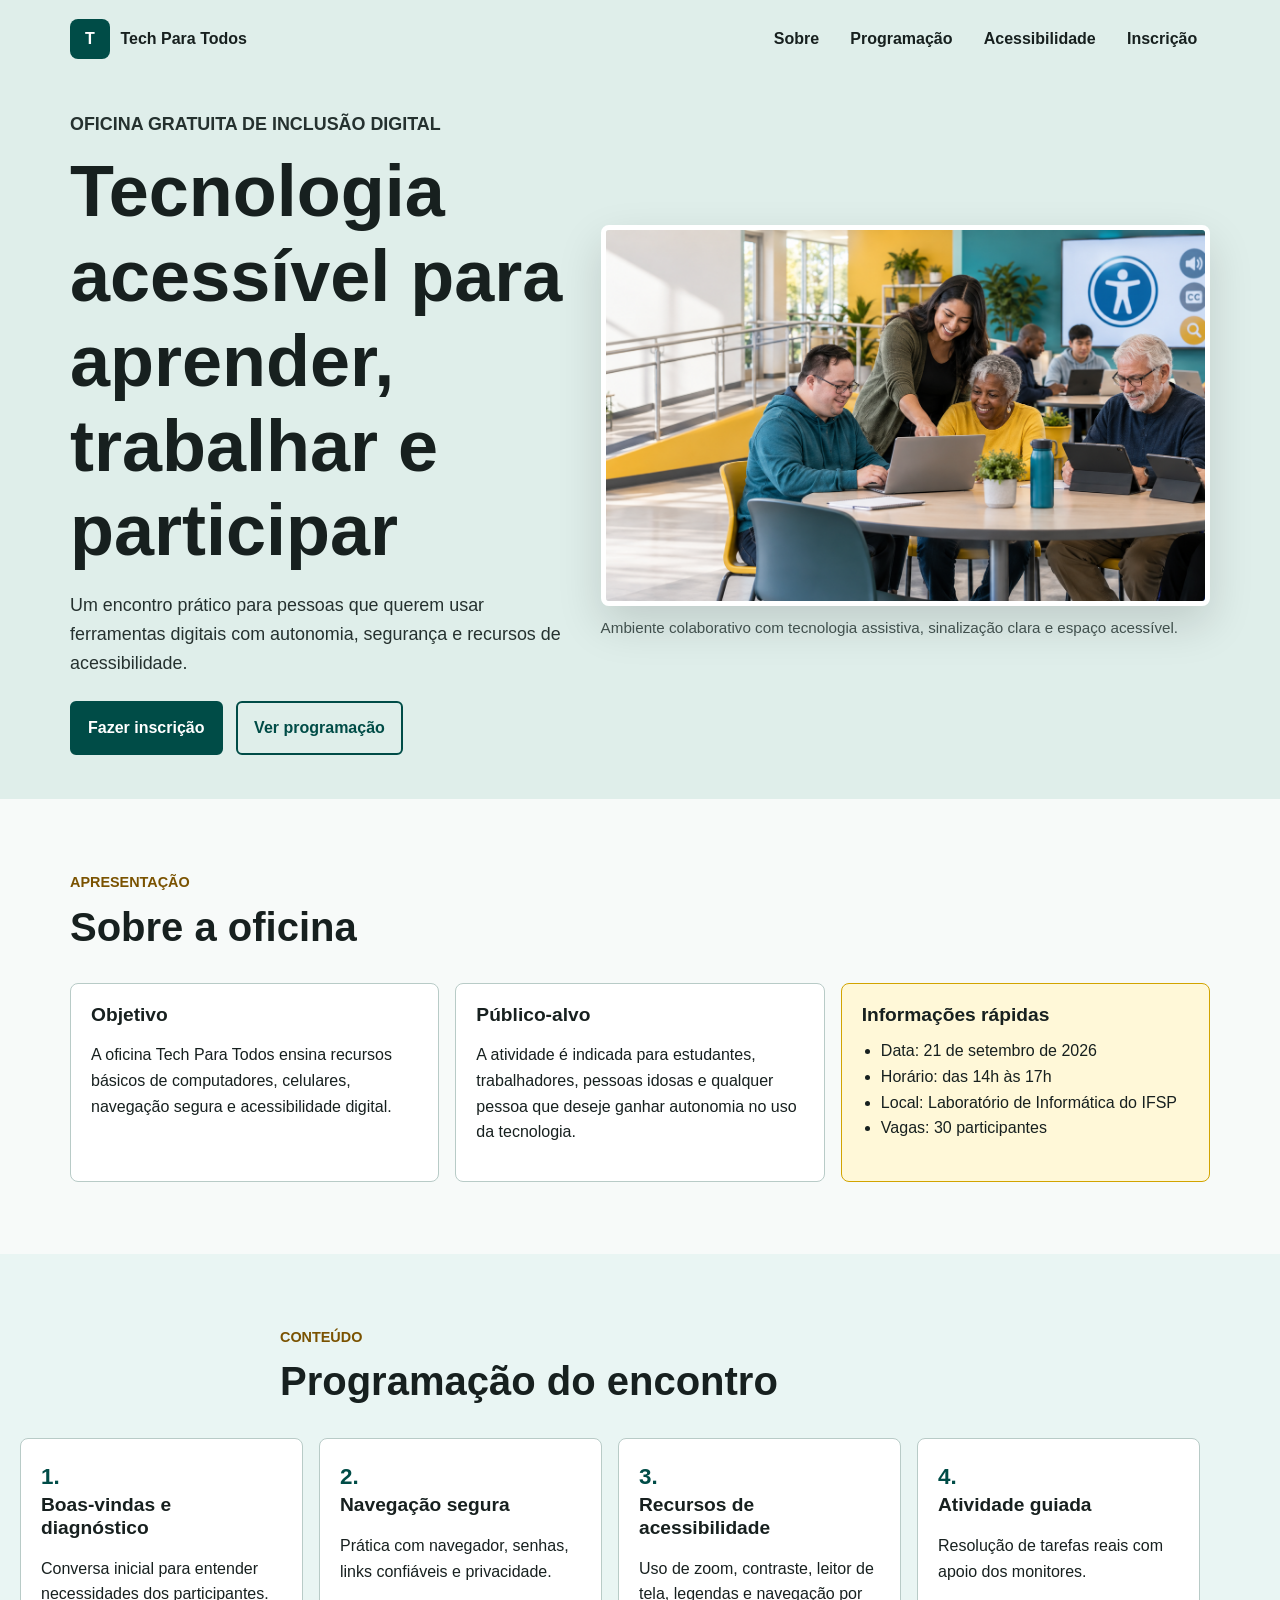
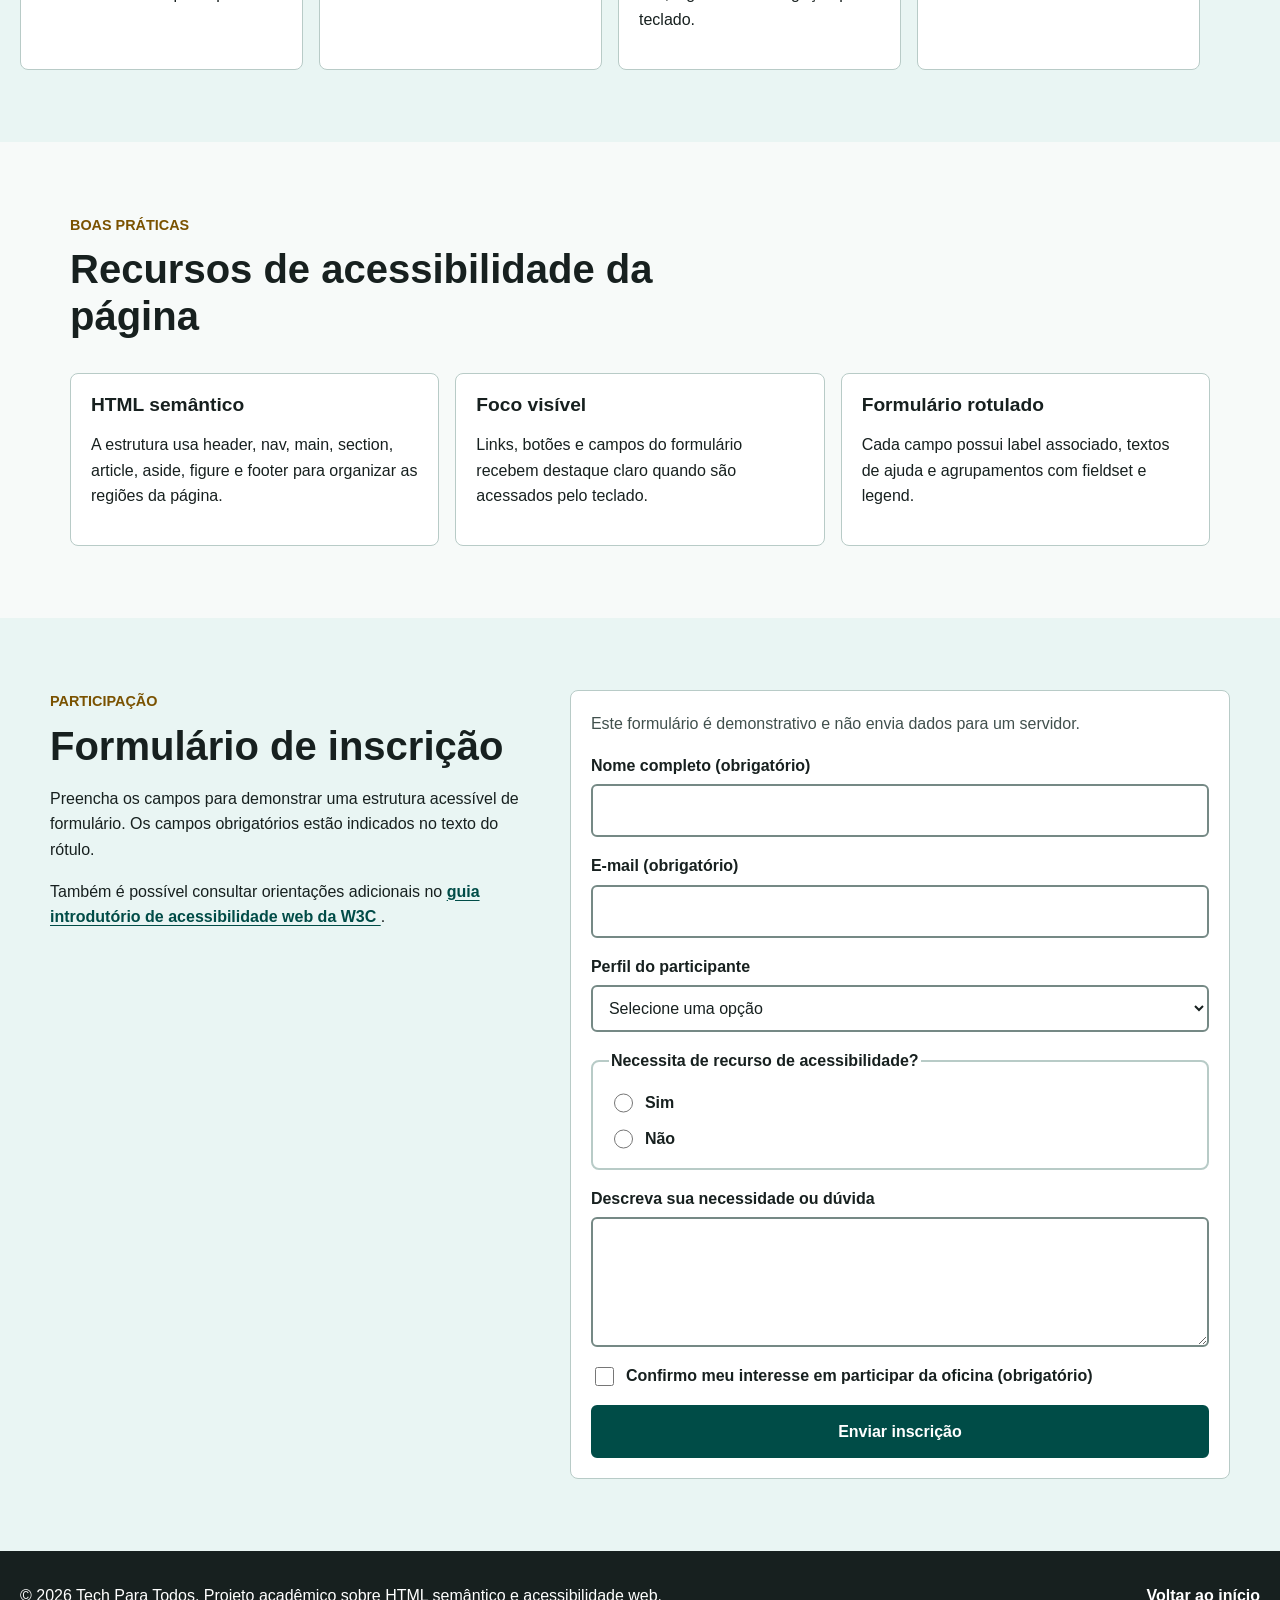
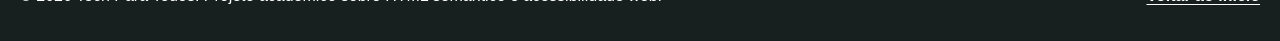
<file: atividade-acessibilidade/index.html>
<!doctype html>
<html lang="pt-BR">
  <head>
    <meta charset="utf-8">
    <meta name="viewport" content="width=device-width, initial-scale=1">
    <title>Tech Para Todos | Oficina de Inclusão Digital</title>
    <meta
      name="description"
      content="Página acessível sobre uma oficina gratuita de inclusão digital com recursos de HTML semântico e boas práticas de acessibilidade."
    >
    <link rel="stylesheet" href="styles.css">
  </head>
  <body>
    <a class="skip-link" href="#conteudo-principal">Pular para o conteúdo principal</a>

    <header class="site-header" id="inicio">
      <nav class="navbar" aria-label="Navegação principal">
        <a class="brand" href="#inicio" aria-label="Tech Para Todos, início">
          <span class="brand-mark" aria-hidden="true">T</span>
          <span>Tech Para Todos</span>
        </a>

        <ul class="nav-list">
          <li><a href="#sobre">Sobre</a></li>
          <li><a href="#programacao">Programação</a></li>
          <li><a href="#acessibilidade">Acessibilidade</a></li>
          <li><a href="#inscricao">Inscrição</a></li>
        </ul>
      </nav>

      <div class="hero">
        <div class="hero-text">
          <p class="eyebrow">Oficina gratuita de inclusão digital</p>
          <h1>Tecnologia acessível para aprender, trabalhar e participar</h1>
          <p>
            Um encontro prático para pessoas que querem usar ferramentas digitais
            com autonomia, segurança e recursos de acessibilidade.
          </p>
          <div class="hero-actions" aria-label="Ações principais">
            <a class="button primary" href="#inscricao">Fazer inscrição</a>
            <a class="button secondary" href="#programacao">Ver programação</a>
          </div>
        </div>

        <figure class="hero-media">
          <img
            src="assets/oficina-inclusao-digital.png"
            alt="Grupo diverso de pessoas aprendendo a usar computadores e tablets em uma sala acessível."
          >
          <figcaption>
            Ambiente colaborativo com tecnologia assistiva, sinalização clara e espaço acessível.
          </figcaption>
        </figure>
      </div>
    </header>

    <main id="conteudo-principal" tabindex="-1">
      <section class="section" id="sobre" aria-labelledby="titulo-sobre">
        <div class="section-heading">
          <p class="eyebrow">Apresentação</p>
          <h2 id="titulo-sobre">Sobre a oficina</h2>
        </div>

        <div class="content-grid">
          <article class="panel">
            <h3>Objetivo</h3>
            <p>
              A oficina Tech Para Todos ensina recursos básicos de computadores,
              celulares, navegação segura e acessibilidade digital.
            </p>
          </article>

          <article class="panel">
            <h3>Público-alvo</h3>
            <p>
              A atividade é indicada para estudantes, trabalhadores, pessoas idosas
              e qualquer pessoa que deseje ganhar autonomia no uso da tecnologia.
            </p>
          </article>

          <aside class="notice" aria-labelledby="titulo-dados">
            <h3 id="titulo-dados">Informações rápidas</h3>
            <ul>
              <li>Data: 21 de setembro de 2026</li>
              <li>Horário: das 14h às 17h</li>
              <li>Local: Laboratório de Informática do IFSP</li>
              <li>Vagas: 30 participantes</li>
            </ul>
          </aside>
        </div>
      </section>

      <section class="section section-alt" id="programacao" aria-labelledby="titulo-programacao">
        <div class="section-heading">
          <p class="eyebrow">Conteúdo</p>
          <h2 id="titulo-programacao">Programação do encontro</h2>
        </div>

        <ol class="timeline">
          <li>
            <h3>Boas-vindas e diagnóstico</h3>
            <p>Conversa inicial para entender necessidades dos participantes.</p>
          </li>
          <li>
            <h3>Navegação segura</h3>
            <p>Prática com navegador, senhas, links confiáveis e privacidade.</p>
          </li>
          <li>
            <h3>Recursos de acessibilidade</h3>
            <p>Uso de zoom, contraste, leitor de tela, legendas e navegação por teclado.</p>
          </li>
          <li>
            <h3>Atividade guiada</h3>
            <p>Resolução de tarefas reais com apoio dos monitores.</p>
          </li>
        </ol>
      </section>

      <section class="section" id="acessibilidade" aria-labelledby="titulo-acessibilidade">
        <div class="section-heading">
          <p class="eyebrow">Boas práticas</p>
          <h2 id="titulo-acessibilidade">Recursos de acessibilidade da página</h2>
        </div>

        <div class="feature-list">
          <article>
            <h3>HTML semântico</h3>
            <p>
              A estrutura usa header, nav, main, section, article, aside, figure e footer
              para organizar as regiões da página.
            </p>
          </article>
          <article>
            <h3>Foco visível</h3>
            <p>
              Links, botões e campos do formulário recebem destaque claro quando são
              acessados pelo teclado.
            </p>
          </article>
          <article>
            <h3>Formulário rotulado</h3>
            <p>
              Cada campo possui label associado, textos de ajuda e agrupamentos com
              fieldset e legend.
            </p>
          </article>
        </div>
      </section>

      <section class="section section-alt" id="inscricao" aria-labelledby="titulo-inscricao">
        <div class="form-layout">
          <div>
            <p class="eyebrow">Participação</p>
            <h2 id="titulo-inscricao">Formulário de inscrição</h2>
            <p>
              Preencha os campos para demonstrar uma estrutura acessível de formulário.
              Os campos obrigatórios estão indicados no texto do rótulo.
            </p>
            <p>
              Também é possível consultar orientações adicionais no
              <a href="https://www.w3.org/WAI/fundamentals/accessibility-intro/pt-br" target="_blank" rel="noreferrer">
                guia introdutório de acessibilidade web da W3C
              </a>.
            </p>
          </div>

          <form action="#" method="post" aria-describedby="ajuda-formulario">
            <p id="ajuda-formulario" class="form-help">
              Este formulário é demonstrativo e não envia dados para um servidor.
            </p>

            <div class="field">
              <label for="nome">Nome completo (obrigatório)</label>
              <input type="text" id="nome" name="nome" autocomplete="name" required>
            </div>

            <div class="field">
              <label for="email">E-mail (obrigatório)</label>
              <input type="email" id="email" name="email" autocomplete="email" required>
            </div>

            <div class="field">
              <label for="perfil">Perfil do participante</label>
              <select id="perfil" name="perfil">
                <option value="">Selecione uma opção</option>
                <option value="estudante">Estudante</option>
                <option value="trabalhador">Trabalhador(a)</option>
                <option value="idoso">Pessoa idosa</option>
                <option value="comunidade">Comunidade externa</option>
              </select>
            </div>

            <fieldset>
              <legend>Necessita de recurso de acessibilidade?</legend>
              <div class="option">
                <input type="radio" id="recurso-sim" name="recurso" value="sim">
                <label for="recurso-sim">Sim</label>
              </div>
              <div class="option">
                <input type="radio" id="recurso-nao" name="recurso" value="nao">
                <label for="recurso-nao">Não</label>
              </div>
            </fieldset>

            <div class="field">
              <label for="mensagem">Descreva sua necessidade ou dúvida</label>
              <textarea id="mensagem" name="mensagem" rows="4"></textarea>
            </div>

            <div class="option">
              <input type="checkbox" id="confirmacao" name="confirmacao" required>
              <label for="confirmacao">Confirmo meu interesse em participar da oficina (obrigatório)</label>
            </div>

            <button class="button primary" type="submit">Enviar inscrição</button>
          </form>
        </div>
      </section>
    </main>

    <footer class="site-footer">
      <p>&copy; 2026 Tech Para Todos. Projeto acadêmico sobre HTML semântico e acessibilidade web.</p>
      <a href="#inicio">Voltar ao início</a>
    </footer>
  </body>
</html>
</file>
<file: atividade-acessibilidade/styles.css>
:root {
  --bg: #f7faf9;
  --surface: #ffffff;
  --surface-strong: #e9f5f3;
  --text: #17201f;
  --muted: #41504d;
  --primary: #006b63;
  --primary-dark: #004c47;
  --accent: #f2b705;
  --accent-dark: #7a5200;
  --border: #b8cbc7;
  --focus: #ffbf00;
  --shadow: 0 18px 45px rgba(0, 0, 0, 0.14);
}

* {
  box-sizing: border-box;
}

html {
  scroll-behavior: smooth;
}

body {
  margin: 0;
  background: var(--bg);
  color: var(--text);
  font-family: Arial, Helvetica, sans-serif;
  font-size: 1rem;
  line-height: 1.6;
  overflow-x: hidden;
}

img {
  display: block;
  max-width: 100%;
}

a {
  color: var(--primary-dark);
  font-weight: 700;
  text-underline-offset: 0.18em;
}

a:hover {
  color: #003a36;
}

a:focus-visible,
button:focus-visible,
input:focus-visible,
select:focus-visible,
textarea:focus-visible,
main:focus-visible {
  outline: 4px solid var(--focus);
  outline-offset: 4px;
}

.skip-link {
  position: absolute;
  left: 1rem;
  top: 1rem;
  z-index: 10;
  transform: translateY(-150%);
  background: var(--text);
  color: #ffffff;
  padding: 0.75rem 1rem;
  border-radius: 6px;
}

.skip-link:focus {
  transform: translateY(0);
}

.site-header {
  background: #dfeeea;
}

.navbar {
  display: flex;
  align-items: center;
  justify-content: space-between;
  gap: 1rem;
  max-width: 1180px;
  margin: 0 auto;
  padding: 1rem 1.25rem;
}

.brand {
  display: inline-flex;
  align-items: center;
  gap: 0.65rem;
  color: var(--text);
  text-decoration: none;
}

.brand-mark {
  display: grid;
  width: 2.5rem;
  height: 2.5rem;
  place-items: center;
  border-radius: 8px;
  background: var(--primary-dark);
  color: #ffffff;
  font-weight: 800;
}

.nav-list {
  display: flex;
  flex-wrap: wrap;
  justify-content: flex-end;
  gap: 0.35rem;
  padding: 0;
  margin: 0;
  list-style: none;
}

.nav-list a {
  display: inline-block;
  padding: 0.65rem 0.8rem;
  border-radius: 6px;
  color: var(--text);
  text-decoration: none;
}

.nav-list a:hover {
  background: var(--surface);
}

.hero {
  display: grid;
  grid-template-columns: minmax(0, 0.9fr) minmax(320px, 1.1fr);
  gap: 2rem;
  align-items: center;
  max-width: 1180px;
  min-height: calc(86vh - 74px);
  margin: 0 auto;
  padding: 2rem 1.25rem 2.75rem;
}

.hero-text {
  max-width: 650px;
}

.eyebrow {
  margin: 0 0 0.6rem;
  color: var(--accent-dark);
  font-size: 0.9rem;
  font-weight: 800;
  letter-spacing: 0;
  text-transform: uppercase;
}

h1,
h2,
h3,
p {
  overflow-wrap: anywhere;
}

h1,
h2,
h3 {
  margin: 0 0 0.75rem;
  line-height: 1.18;
}

h1 {
  max-width: 14ch;
  font-size: 4.5rem;
}

h2 {
  font-size: 2.5rem;
}

h3 {
  font-size: 1.2rem;
}

.hero p {
  max-width: 58ch;
  color: #25312f;
  font-size: 1.12rem;
}

.hero-actions {
  display: flex;
  flex-wrap: wrap;
  gap: 0.85rem;
  margin-top: 1.5rem;
}

.hero > *,
.form-layout > *,
.content-grid > *,
.feature-list > *,
.timeline > * {
  min-width: 0;
}

.button {
  display: inline-flex;
  align-items: center;
  justify-content: center;
  min-height: 2.9rem;
  padding: 0.75rem 1rem;
  border: 2px solid var(--primary-dark);
  border-radius: 6px;
  cursor: pointer;
  font: inherit;
  font-weight: 800;
  text-align: center;
  text-decoration: none;
}

.button.primary {
  background: var(--primary-dark);
  color: #ffffff;
}

.button.primary:hover {
  background: #002f2c;
}

.button.secondary {
  background: transparent;
  color: var(--primary-dark);
}

.button.secondary:hover {
  background: var(--surface);
}

.hero-media {
  margin: 0;
}

.hero-media img {
  width: 100%;
  aspect-ratio: 16 / 10;
  object-fit: cover;
  border: 5px solid #ffffff;
  border-radius: 8px;
  box-shadow: var(--shadow);
}

.hero-media figcaption {
  margin-top: 0.65rem;
  color: var(--muted);
  font-size: 0.95rem;
}

.section {
  max-width: 1180px;
  margin: 0 auto;
  padding: 4.5rem 1.25rem;
}

.section-alt {
  max-width: none;
  background: var(--surface-strong);
}

.section-alt > * {
  max-width: 1180px;
  margin-left: auto;
  margin-right: auto;
}

.section-heading {
  max-width: 720px;
  margin-bottom: 2rem;
}

.content-grid {
  display: grid;
  grid-template-columns: repeat(3, minmax(0, 1fr));
  gap: 1rem;
}

.panel,
.notice,
.feature-list article,
.timeline li,
form {
  background: var(--surface);
  border: 1px solid var(--border);
  border-radius: 8px;
}

.panel,
.notice,
.feature-list article {
  padding: 1.25rem;
}

.notice {
  background: #fff8d8;
  border-color: #d2a400;
}

.notice ul {
  padding-left: 1.2rem;
  margin: 0.5rem 0 0;
}

.timeline {
  display: grid;
  grid-template-columns: repeat(4, minmax(0, 1fr));
  gap: 1rem;
  padding: 0;
  margin: 0;
  list-style-position: inside;
}

.timeline li {
  padding: 1.25rem;
}

.timeline li::marker {
  color: var(--primary-dark);
  font-size: 1.4rem;
  font-weight: 800;
}

.feature-list {
  display: grid;
  grid-template-columns: repeat(3, minmax(0, 1fr));
  gap: 1rem;
}

.form-layout {
  display: grid;
  grid-template-columns: minmax(0, 0.85fr) minmax(320px, 1.15fr);
  gap: 2rem;
  align-items: start;
}

form {
  display: grid;
  gap: 1rem;
  padding: 1.25rem;
}

.form-help {
  margin: 0;
  color: var(--muted);
}

.field {
  display: grid;
  gap: 0.35rem;
}

label,
legend {
  font-weight: 800;
}

input,
select,
textarea {
  width: 100%;
  border: 2px solid #758985;
  border-radius: 6px;
  padding: 0.75rem;
  background: #ffffff;
  color: var(--text);
  font: inherit;
}

fieldset {
  display: grid;
  gap: 0.65rem;
  min-width: 0;
  margin: 0;
  padding: 1rem;
  border: 2px solid var(--border);
  border-radius: 8px;
}

.option {
  display: flex;
  align-items: flex-start;
  gap: 0.55rem;
}

.option input {
  width: 1.2rem;
  min-width: 1.2rem;
  height: 1.2rem;
  margin-top: 0.22rem;
}

.site-footer {
  display: flex;
  flex-wrap: wrap;
  justify-content: space-between;
  gap: 1rem;
  padding: 2rem 1.25rem;
  background: var(--text);
  color: #ffffff;
}

.site-footer p {
  margin: 0;
}

.site-footer a {
  color: #ffffff;
}

@media (max-width: 860px) {
  .navbar,
  .hero,
  .form-layout {
    grid-template-columns: 1fr;
  }

  .navbar {
    display: grid;
    justify-items: start;
  }

  .navbar,
  .hero,
  .section {
    max-width: 390px;
    margin-left: 0;
    margin-right: 0;
  }

  .nav-list {
    justify-content: flex-start;
  }

  .hero {
    min-height: auto;
    padding-top: 1.5rem;
  }

  h1 {
    max-width: 11ch;
    font-size: 2.8rem;
  }

  h2 {
    font-size: 2rem;
  }

  .hero-actions .button {
    width: 100%;
    flex: 1 1 100%;
  }

  .content-grid,
  .timeline,
  .feature-list {
    grid-template-columns: 1fr;
  }
}

@media (prefers-reduced-motion: reduce) {
  html {
    scroll-behavior: auto;
  }
}
</file>
